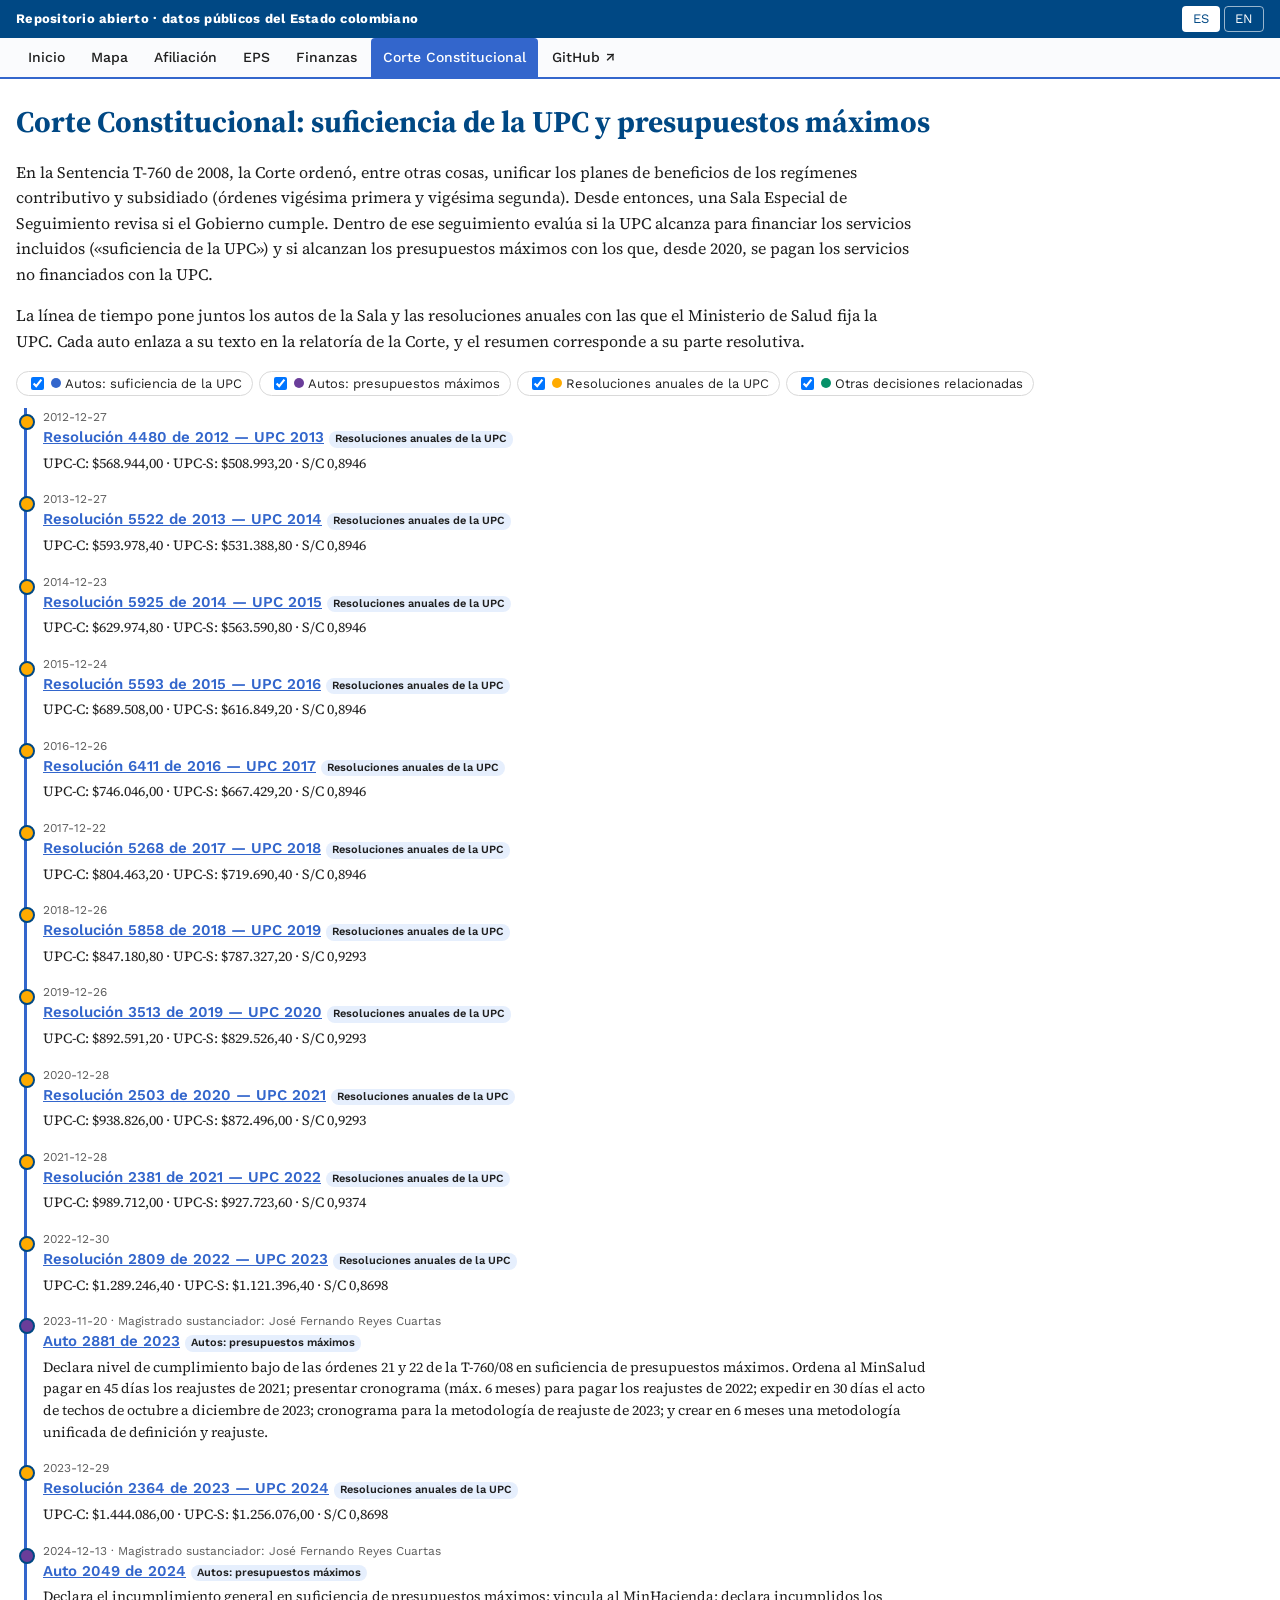
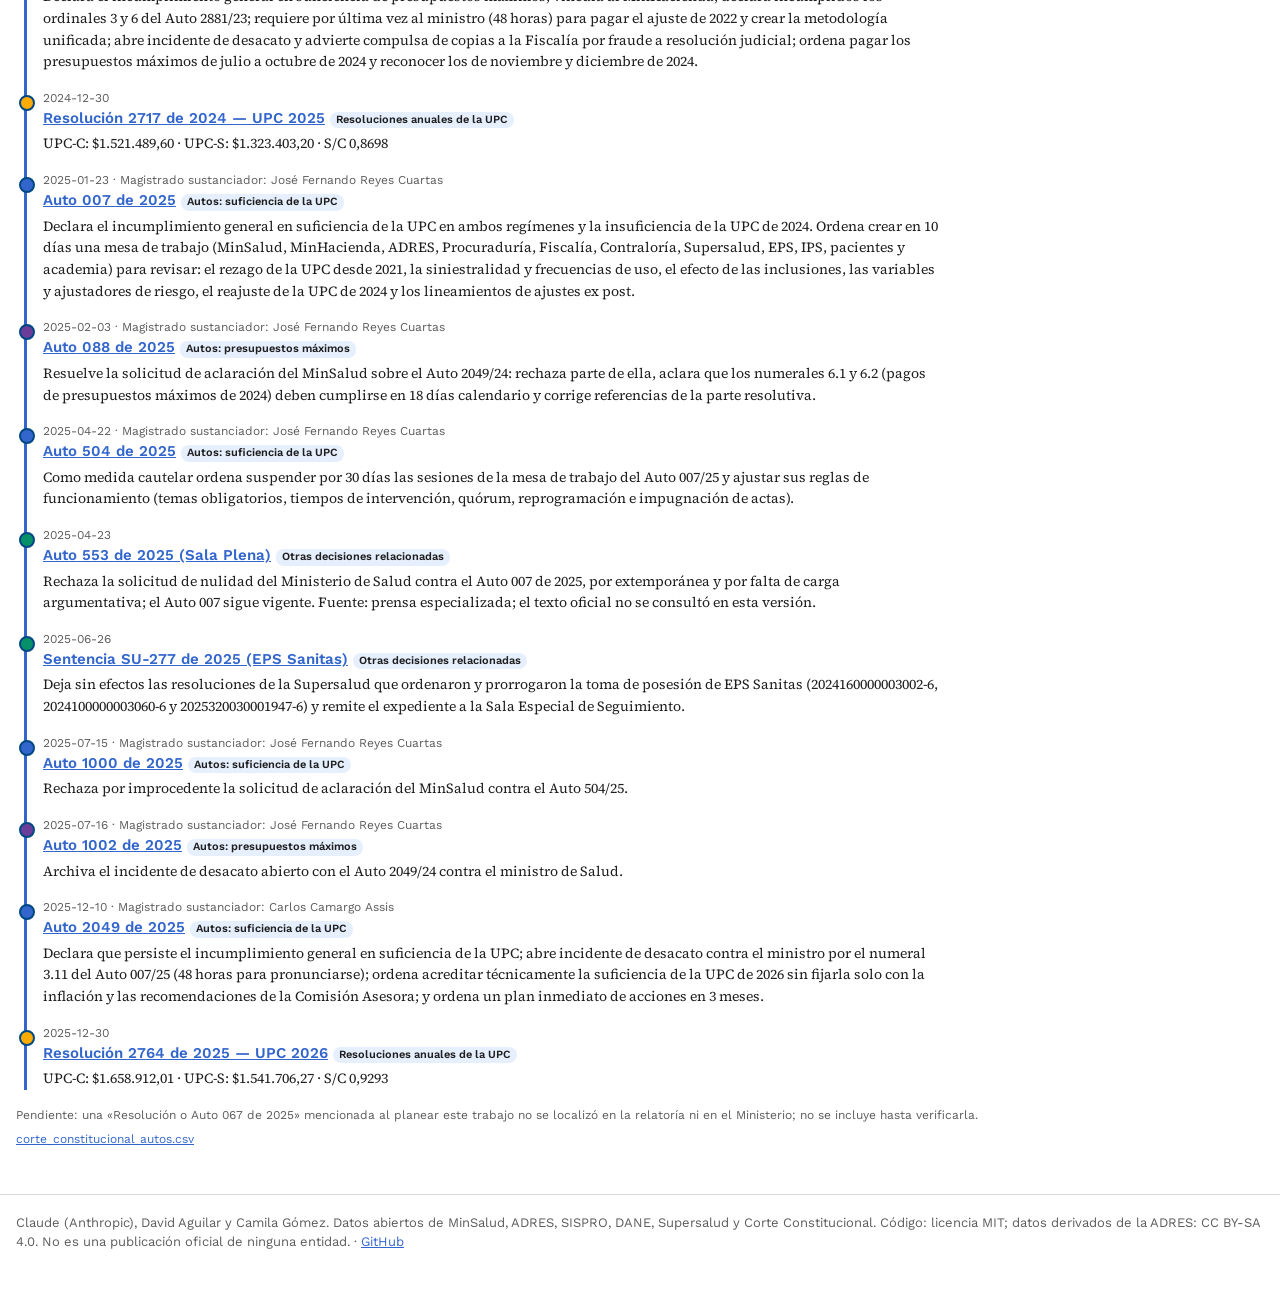
<file: docs/corte.html>
<!doctype html>
<html lang="es">
<head>
<meta charset="utf-8">
<meta name="viewport" content="width=device-width, initial-scale=1">
<title>Corte Constitucional y UPC</title>
<meta name="description" content="Seguimiento de la Corte Constitucional a la suficiencia de la UPC y de los presupuestos máximos (Sentencia T-760 de 2008), junto a las resoluciones anuales de la UPC.">
<meta property="og:title" content="La Corte Constitucional, la UPC y los presupuestos máximos">
<meta property="og:description" content="Línea de tiempo verificada de autos de la Corte y resoluciones de la UPC, con enlaces a los textos oficiales.">
<meta property="og:image" content="https://doar95.github.io/aseguramiento-salud-colombia/assets/og.png">
<meta name="twitter:card" content="summary_large_image">
<link rel="icon" href="assets/og.png">
<link rel="preconnect" href="https://fonts.googleapis.com">
<link href="https://fonts.googleapis.com/css2?family=Source+Serif+4:opsz,wght@8..60,400;8..60,600;8..60,700&family=Work+Sans:wght@400;500;600;700&display=swap" rel="stylesheet">
<link rel="stylesheet" href="assets/comun.css">
<style>
.lin{border-left:3px solid var(--azul);margin:6px 0 0 8px;padding:0 0 0 16px}
.hito{position:relative;margin:0 0 16px;max-width:900px}
.hito:before{content:"";position:absolute;left:-24px;top:6px;width:12px;height:12px;border-radius:50%;border:2px solid var(--azul-osc);background:var(--c,#FFAB00)}
.hito .f{font-size:12px;color:var(--sub)}
.hito .t{font-weight:600;font-size:15px}
.hito p{margin:4px 0;font-size:14px;font-family:"Source Serif 4",Georgia,serif;line-height:1.55}
.chips{display:flex;gap:6px;flex-wrap:wrap;margin:8px 0 12px}
.chips label{display:flex;gap:4px;align-items:center;border:1px solid var(--borde);border-radius:14px;padding:2px 10px;font-size:13px;cursor:pointer}
.chips i{display:inline-block;width:10px;height:10px;border-radius:50%}
.contexto{font-family:"Source Serif 4",Georgia,serif;font-size:16px;line-height:1.6;max-width:900px}
</style>
</head>
<body>
<main class="wrap">
  <h1 class="pag" data-i18n="tit">Corte Constitucional: suficiencia de la UPC y presupuestos máximos</h1>
  <div class="contexto" data-l="es">
    <p>En la Sentencia T-760 de 2008, la Corte ordenó, entre otras cosas, unificar los planes de beneficios de los regímenes contributivo y subsidiado (órdenes vigésima primera y vigésima segunda). Desde entonces, una Sala Especial de Seguimiento revisa si el Gobierno cumple. Dentro de ese seguimiento evalúa si la UPC alcanza para financiar los servicios incluidos («suficiencia de la UPC») y si alcanzan los presupuestos máximos con los que, desde 2020, se pagan los servicios no financiados con la UPC.</p>
    <p>La línea de tiempo pone juntos los autos de la Sala y las resoluciones anuales con las que el Ministerio de Salud fija la UPC. Cada auto enlaza a su texto en la relatoría de la Corte, y el resumen corresponde a su parte resolutiva.</p>
  </div>
  <div class="contexto" data-l="en" hidden>
    <p>In ruling T-760 of 2008 the Court ordered, among other things, the unification of the benefit plans of the contributory and subsidized schemes (orders 21 and 22). A Special Follow-up Chamber has since reviewed compliance, including whether the UPC is sufficient and whether the "maximum budgets" that fund services outside the UPC since 2020 are sufficient. The timeline puts the Chamber's rulings next to the Ministry's annual UPC resolutions, with links to official texts.</p>
  </div>
  <div class="chips" id="chips"></div>
  <div class="lin" id="lin"></div>
  <p class="nota" data-i18n="pend">Pendiente: una «Resolución o Auto 067 de 2025» mencionada al planear este trabajo no se localizó en la relatoría ni en el Ministerio; no se incluye hasta verificarla.</p>
  <p class="nota"><a id="csv" href="#">corte_constitucional_autos.csv</a></p>
</main>
<script src="assets/comun.js"></script>
<script>
TXT.en = {tit:"Constitutional Court: UPC sufficiency and maximum budgets", pend:"Pending: a 'Resolution or Ruling 067 of 2025' mentioned while planning could not be located; not included until verified."};
cabecera("corte.html"); traducir(); piePagina();
const ES = LANG === "es";
document.querySelectorAll("[data-l]").forEach(e => e.hidden = e.dataset.l !== LANG);
document.getElementById("csv").href = REPO + "data/reference/corte_constitucional_autos.csv";
const TIPOS = {upc:["#3366CC", ES ? "Autos: suficiencia de la UPC" : "Rulings: UPC sufficiency"], pm:["#6A3D9A", ES ? "Autos: presupuestos máximos" : "Rulings: maximum budgets"],
  res:["#FFAB00", ES ? "Resoluciones anuales de la UPC" : "Annual UPC resolutions"], otra:["#069169", ES ? "Otras decisiones relacionadas" : "Related decisions"]};
const OTRAS = [
  {fecha:"2025-04-23", t:"otra", titulo:ES ? "Auto 553 de 2025 (Sala Plena)" : "Ruling 553 of 2025 (Full Court)",
   texto:ES ? "Rechaza la solicitud de nulidad del Ministerio de Salud contra el Auto 007 de 2025, por extemporánea y por falta de carga argumentativa; el Auto 007 sigue vigente. Fuente: prensa especializada; el texto oficial no se consultó en esta versión." : "Rejects the Ministry's annulment request against Ruling 007 of 2025. Source: specialized press; official text not consulted in this version.",
   url:"https://consultorsalud.com/corte-nulidad-auto-007-suficiencia-de-la-upc/"},
  {fecha:"2025-06-26", t:"otra", titulo:ES ? "Sentencia SU-277 de 2025 (EPS Sanitas)" : "Ruling SU-277 of 2025 (EPS Sanitas)",
   texto:ES ? "Deja sin efectos las resoluciones de la Supersalud que ordenaron y prorrogaron la toma de posesión de EPS Sanitas (2024160000003002-6, 2024100000003060-6 y 2025320030001947-6) y remite el expediente a la Sala Especial de Seguimiento." : "Voids the Supersalud resolutions that ordered and extended the takeover of EPS Sanitas.",
   url:"https://normograma.supersalud.gov.co/compilacion/docs/su-277_2025.htm"}];
let filtro = {upc:true, pm:true, res:true, otra:true}, H = [];
function pintar() {
  document.getElementById("lin").innerHTML = H.filter(h => filtro[h.t]).sort((a, b) => a.fecha.localeCompare(b.fecha)).map(h =>
    `<div class="hito" style="--c:${TIPOS[h.t][0]}"><div class="f">${h.fecha}${h.quien ? " · " + h.quien : ""}</div>
     <div class="t"><a href="${h.url}" target="_blank" rel="noopener">${h.titulo}</a> <span class="tag">${TIPOS[h.t][1]}</span></div><p>${h.texto}</p></div>`).join("");
}
(async function () {
  const [corte, upc] = await Promise.all([cargar("corte.json"), cargar("upc.json")]);
  H = corte.map(a => ({fecha:a.fecha, t:a.componente.startsWith("Presupuestos") ? "pm" : "upc", titulo:a.providencia, texto:a.decision_resumen, url:a.url_relatoria, quien:(ES ? "Magistrado sustanciador: " : "Justice: ") + a.magistrado_sustanciador}))
    .concat(upc.base.map(b => ({fecha:b.fecha, t:"res", titulo:`${b.resolucion} — UPC ${b.vigencia}`, url:b.url,
      texto:`UPC-C: $${fmt(b.upc_c, 2)} · UPC-S: $${fmt(b.upc_s, 2)} · S/C ${fmt(b.razon_s_c, 4)}`}))).concat(OTRAS);
  document.getElementById("chips").innerHTML = Object.entries(TIPOS).map(([k, [c, l]]) => `<label><input type="checkbox" data-k="${k}" checked> <i style="background:${c}"></i>${l}</label>`).join("");
  document.querySelectorAll("#chips input").forEach(i => i.onchange = () => { filtro[i.dataset.k] = i.checked; pintar(); });
  pintar();
})();
</script>
</body>
</html>
</file>
<file: docs/assets/comun.css>
:root{
  --azul:#3366CC; --azul-osc:#004884; --azul-cl:#E6EFFD; --amarillo:#FFAB00; --rojo:#A80521; --verde:#069169;
  --gris:#4B4B4B; --gris-cl:#F2F2F2; --borde:#D9D9D9; --fondo:#FFFFFF; --texto:#1F1F1F; --sub:#5C5C5C; --panel:#FAFBFD;
}
@media (prefers-color-scheme: dark){
  :root:not([data-theme="light"]){ --azul:#7FA6F0; --azul-osc:#A9C3F5; --azul-cl:#1B2A44; --gris:#C8C8C8; --gris-cl:#262A31;
    --borde:#3A3F48; --fondo:#14171C; --texto:#ECECEC; --sub:#B5B5B5; --panel:#191D23; }
}
:root[data-theme="dark"]{ --azul:#7FA6F0; --azul-osc:#A9C3F5; --azul-cl:#1B2A44; --gris:#C8C8C8; --gris-cl:#262A31;
  --borde:#3A3F48; --fondo:#14171C; --texto:#ECECEC; --sub:#B5B5B5; --panel:#191D23; }
*{box-sizing:border-box}
html,body{margin:0;background:var(--fondo);color:var(--texto)}
body{font-family:"Work Sans",system-ui,sans-serif;font-size:15px;line-height:1.5}
a{color:var(--azul)}
.govbar{background:#004884;color:#fff;font-size:13px;padding:6px 16px;display:flex;justify-content:space-between;align-items:center;gap:8px;flex-wrap:wrap}
.govbar b{letter-spacing:.02em}
.govbar button{background:transparent;border:1px solid #fff9;color:#fff;border-radius:4px;padding:2px 10px;cursor:pointer;font:inherit}
.govbar button.on{background:#fff;color:#004884}
.menu{display:flex;gap:2px;flex-wrap:wrap;padding:0 16px;border-bottom:2px solid var(--azul);background:var(--panel);overflow-x:auto}
.menu a{padding:9px 12px;text-decoration:none;color:var(--texto);font-weight:500;font-size:14px;white-space:nowrap;border-radius:4px 4px 0 0}
.menu a.on{background:var(--azul);color:#fff}
.menu a:hover:not(.on){background:var(--azul-cl)}
.wrap{max-width:1500px;margin:0 auto;padding:14px 16px 40px}
h1.pag{font-family:"Source Serif 4",Georgia,serif;color:var(--azul-osc);font-size:clamp(22px,2.6vw,30px);margin:6px 0 4px}
.intro{color:var(--sub);font-size:14px;max-width:1000px;margin:0 0 10px}
.aviso{background:var(--azul-cl);border-left:4px solid var(--azul);padding:8px 12px;font-size:13px;border-radius:2px;margin:8px 0 12px}
.ctrl{display:flex;flex-wrap:wrap;gap:8px 12px;align-items:end;margin:4px 0 10px;font-size:13px}
.ctrl label{display:flex;flex-direction:column;gap:2px;color:var(--sub);max-width:100%;min-width:0}
.ctrl select{max-width:calc(100vw - 40px)}
.card{overflow:hidden}
.ctrl label.chk{flex-direction:row;align-items:center;gap:6px;color:var(--texto)}
select,input[type=range],button.btn{font:inherit;color:var(--texto);background:var(--fondo);border:1px solid var(--borde);border-radius:4px;padding:4px 6px;max-width:100%}
button.btn{cursor:pointer}
button.btn.prim{background:var(--azul);color:#fff;border-color:var(--azul);font-weight:600}
.kpis{display:grid;grid-template-columns:repeat(auto-fit,minmax(130px,1fr));gap:8px;margin:6px 0 10px}
.kpi{background:var(--fondo);border:1px solid var(--borde);border-top:3px solid var(--azul);border-radius:4px;padding:6px 8px}
.kpi .v{font-size:19px;font-weight:700;color:var(--azul-osc);font-variant-numeric:tabular-nums}
.kpi .l{font-size:11.5px;color:var(--sub)}
.grid2{display:grid;grid-template-columns:minmax(0,1fr);gap:16px}
@media (min-width:1000px){.grid2{grid-template-columns:minmax(0,1fr) minmax(0,1fr)}}
.card{background:var(--panel);border:1px solid var(--borde);border-radius:6px;padding:10px 12px;min-width:0}
.card h3{margin:0 0 4px;font-size:15px;color:var(--azul-osc)}
.card .nota,.nota{font-size:12px;color:var(--sub);margin:6px 0}
.chartbox{position:relative;height:320px}
.tbl{width:100%;border-collapse:collapse;font-size:12.5px}
.tbl th,.tbl td{border-bottom:1px solid var(--borde);padding:4px 6px;text-align:right;font-variant-numeric:tabular-nums;vertical-align:top}
.tbl th{border-bottom:2px solid var(--texto);font-weight:600;position:sticky;top:0;background:var(--panel)}
.tbl th:first-child,.tbl td:first-child,.tbl td.l,.tbl th.l{text-align:left}
.scroll{overflow:auto;max-height:520px}
.leyenda{display:flex;flex-wrap:wrap;gap:4px 10px;font-size:12px;margin:6px 0;color:var(--sub)}
.leyenda span i{display:inline-block;width:16px;height:12px;margin-right:4px;vertical-align:middle;border:1px solid #0003;border-radius:2px}
.tag{display:inline-block;font-size:11px;padding:0 6px;border-radius:8px;background:var(--azul-cl);color:var(--texto)}
.tag.roja{background:#FFE8B0;color:#6B4500}
.pie{max-width:1500px;margin:0 auto;padding:18px 16px 40px;border-top:1px solid var(--borde);font-size:13px;color:var(--sub)}
.maplibregl-popup-content{font-family:"Work Sans",sans-serif;font-size:12.5px;color:#1F1F1F;max-width:280px}
[hidden]{display:none!important}
.toast{position:fixed;bottom:16px;left:50%;transform:translateX(-50%);background:#004884;color:#fff;padding:8px 14px;border-radius:6px;font-size:13px;z-index:99}
.escala{margin:8px 0 4px;font-size:12px;color:var(--sub);max-width:520px}
.escala .tit{font-weight:600;color:var(--texto);margin:0 0 4px;font-size:12.5px}
.escala .barra{display:grid;grid-template-columns:repeat(5,minmax(0,1fr));border:1px solid #0003;border-radius:3px;overflow:hidden}
.escala .barra i{display:block;height:16px}
.escala .labs{display:grid;grid-template-columns:repeat(5,minmax(0,1fr));gap:6px;margin-top:3px;line-height:1.25}
.escala .labs span{text-align:center;font-variant-numeric:tabular-nums;overflow-wrap:anywhere}
.escala .ext{display:flex;justify-content:space-between;margin-top:2px;font-size:11px;font-style:italic}
.escala .sd{display:flex;align-items:center;gap:5px;margin-top:6px}
.escala .sd i{display:inline-block;width:16px;height:12px;background:#E9ECEF;border:1px solid #0003;border-radius:2px}
.escala .nota{margin:4px 0 0}
</file>
